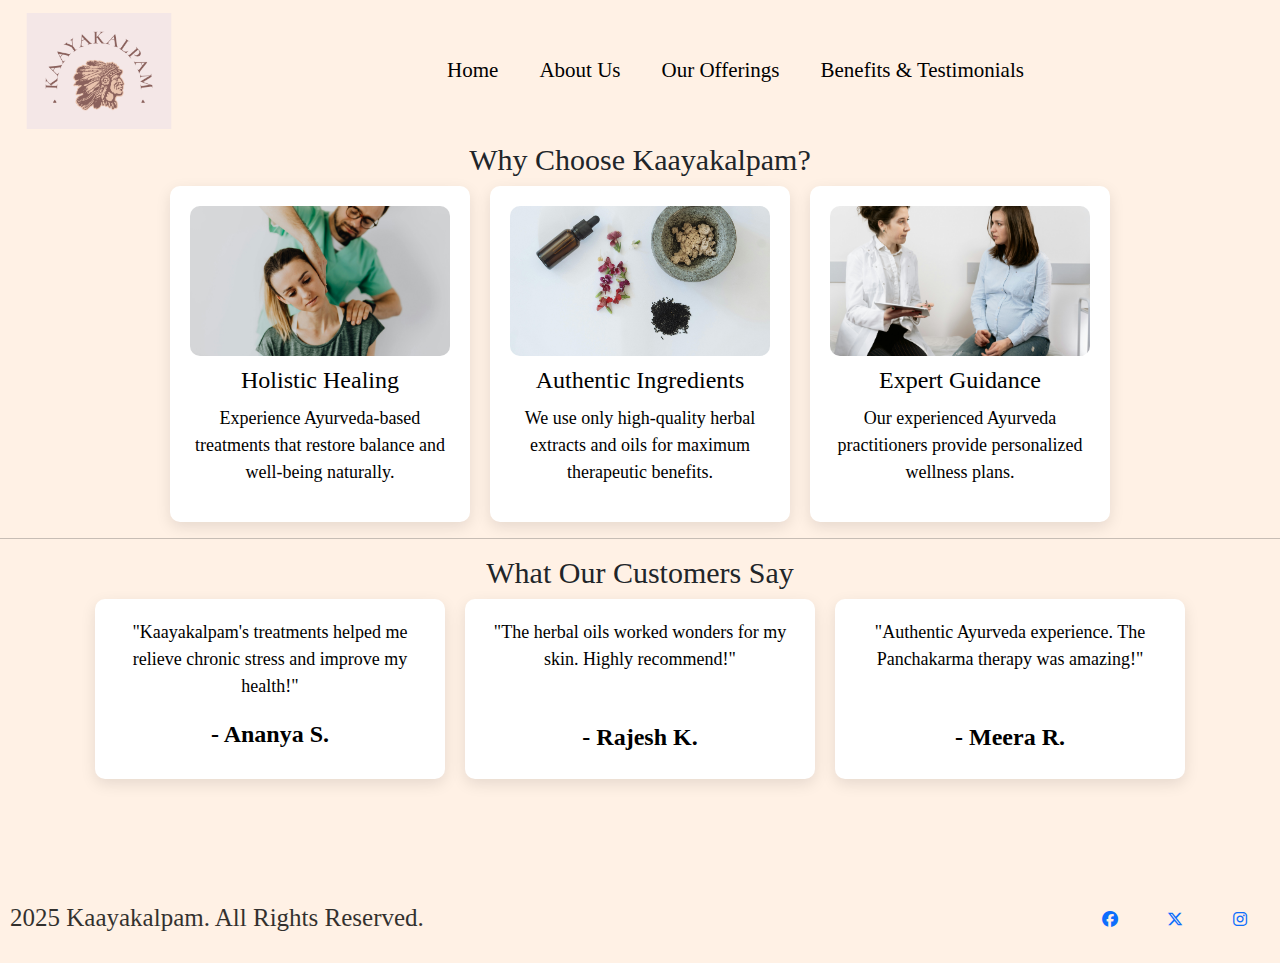
<file: benifits.html>
<!DOCTYPE html>
<html lang="en">
<head>
    <meta charset="UTF-8">
    <meta name="viewport" content="width=device-width, initial-scale=1.0, maximum-scale=1.0, user-scalable=no">
    <link href="https://cdn.jsdelivr.net/npm/bootstrap@5.2.3/dist/css/bootstrap.min.css" rel="stylesheet" />
    <link rel="stylesheet" href="https://cdnjs.cloudflare.com/ajax/libs/font-awesome/6.6.0/css/all.min.css"/>
    
    <link rel="stylesheet" href="kaayakalpam.css">
</head>
<body>
    <div class="container-fluid">
      <header class="main-heading">
        <nav class="navbar navbar-expand-xl">
            <div class="container-fluid">
                <a class="navbar-brand" href="#"><img src="logo-png.png" alt="poswernest" title="poswernest" class="img-fluid-logo"
                    width="150" />
                    
                </a>
              
              <button class="navbar-toggler" type="button" data-bs-toggle="offcanvas" data-bs-target="#navbarSupportedContent" aria-controls="navbarSupportedContent" aria-expanded="false" aria-label="Toggle navigation">
                <span class="navbar-toggler-icon"><i class="fa-solid fa-bars"></i></span>
              </button>
              <div class="offcanvas offcanvas-start" id="navbarSupportedContent">
                <div class="offcanvas-header">
                  <h5 class="offcanvas-title" id="offcanvasExampleLabel">KAAYAKALPAM </h5>
                  <button type="button" class="btn-close text-reset" data-bs-dismiss="offcanvas" aria-label="Close"></button>
                </div>
                <div class="offcanvas-body">
                <ul class="navbar-nav mx-lg-auto mb-2 mb-lg-0">
                  <li class="nav-item">
                    <a class="nav-link" href="index.html">Home</a>
                  </li>
                  <li class="nav-item">
                    <a class="nav-link" href="kaayakalpamabout.html">About Us</a>
                  </li>
                  <li class="nav-item">
                    <a class="nav-link" href="ouroffering.html">Our Offerings</a>
                  </li>
                  <li class="nav-item">
                    <a class="nav-link" href="benifits.html">Benefits & Testimonials</a>
                  </li>
                 
                </ul>
                
            
  
                </div>
                
  
              </div>
  
            </div>
          </nav>
    </header>
    </div>
    <section class="benefits-testimonials">
        <h2>Why Choose Kaayakalpam?</h2>
        <div class="benefits-container">
            <div class="benefit-card">
                <img src="aurvedga2.jpg" alt="Natural Healing">
                <h3>Holistic Healing</h3>
                <p>Experience Ayurveda-based treatments that restore balance and well-being naturally.</p>
            </div>
            <div class="benefit-card">
                <img src="pexels-rethaferguson-3621234 (1).jpg" alt="Authentic Ingredients">
                <h3>Authentic Ingredients</h3>
                <p>We use only high-quality herbal extracts and oils for maximum therapeutic benefits.</p>
            </div>
            <div class="benefit-card">
                <img src="pexels-mart-production-7088531.jpg" alt="Expert Consultation">
                <h3>Expert Guidance</h3>
                <p>Our experienced Ayurveda practitioners provide personalized wellness plans.</p>
            </div>
        </div>
        <hr>
    
        <h2>What Our Customers Say</h2>
        <div class="testimonials-container">
            <div class="testimonial-card">
                <p>"Kaayakalpam's treatments helped me relieve chronic stress and improve my health!"</p>
                <h4>- Ananya S.</h4>
            </div>
            <div class="testimonial-card-1">
                <p>"The herbal oils worked wonders for my skin. Highly recommend!"</p>
                <h4>- Rajesh K.</h4>
            </div>
            <div class="testimonial-card-1">
                <p>"Authentic Ayurveda experience. The Panchakarma therapy was amazing!"</p>
                <h4>- Meera R.</h4>
            </div>
        </div>
    </section>
    <footer class="bottom-footer">
        <div class="footer-container-fluid">
      
    
        <div class="footer-bottom">
            <p> 2025 Kaayakalpam. All Rights Reserved.</p>
        </div>
        <div class="footer-social">
            <a href="#"><i class="fa-brands fa-facebook"></i></a>
            <a href="#"><i class="fa-brands fa-x-twitter"></i></a>
            <a href="#"><i class="fa-brands fa-instagram"></i></a>
        </div>
    </footer>
    
  
 

        

  
    <script src="https://cdnjs.cloudflare.com/ajax/libs/jquery/3.7.1/jquery.min.js"></script>
    <script src="https://cdn.jsdelivr.net/npm/bootstrap@5.2.3/dist/js/bootstrap.bundle.min.js"></script>

</body>
</html>
</file>
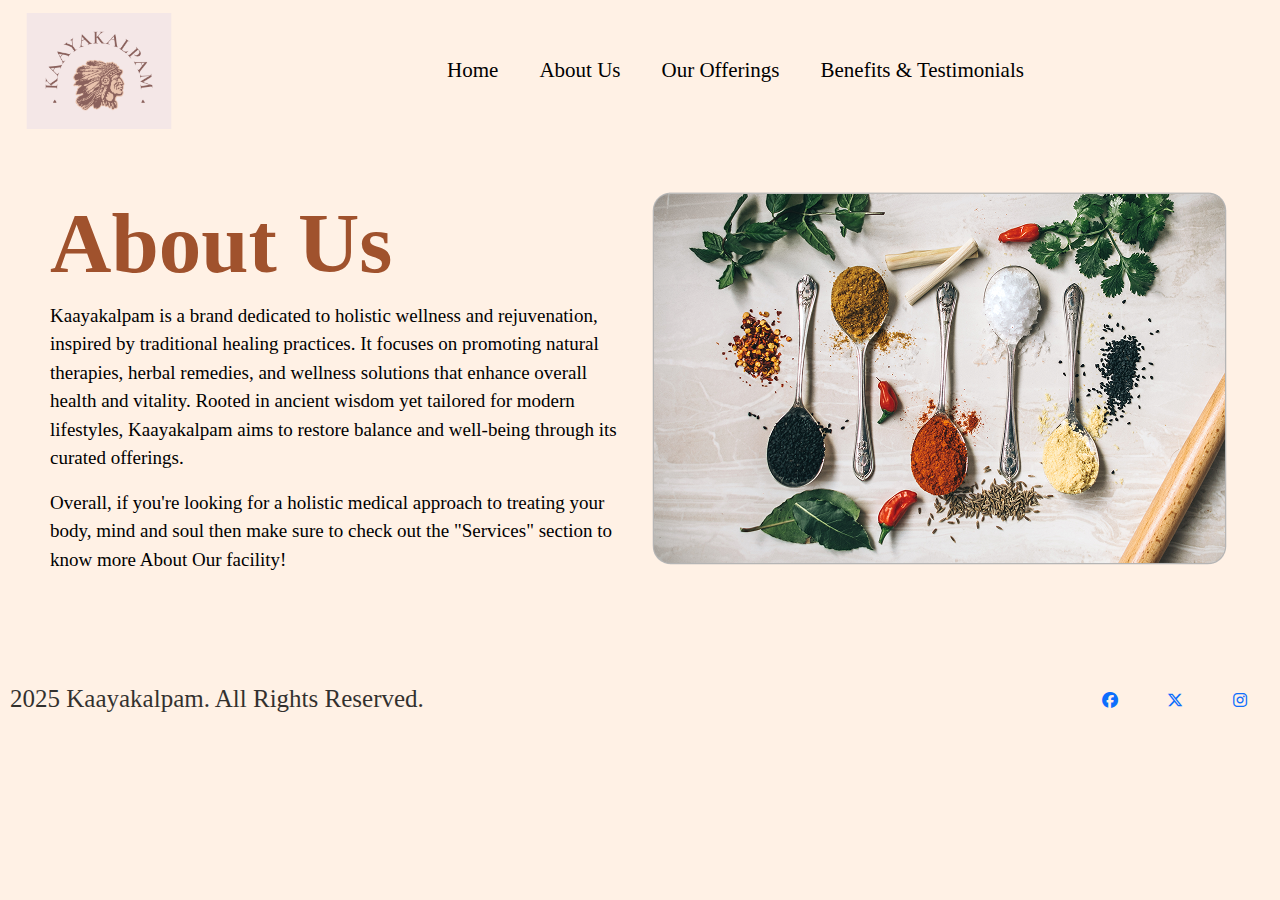
<file: kaayakalpamabout.html>
<!DOCTYPE html>
<html lang="en">
<head>
    <meta charset="UTF-8">
    <meta name="viewport" content="width=device-width, initial-scale=1.0, maximum-scale=1.0, user-scalable=no">
    <link href="https://cdn.jsdelivr.net/npm/bootstrap@5.2.3/dist/css/bootstrap.min.css" rel="stylesheet" />
    <link rel="stylesheet" href="https://cdnjs.cloudflare.com/ajax/libs/font-awesome/6.6.0/css/all.min.css"/>
    
    <link rel="stylesheet" href="kaayakalpam.css">
</head>
<body>
    <div class="container-fluid">
      <header class="main-heading">
        <nav class="navbar navbar-expand-xl">
            <div class="container-fluid">
                <a class="navbar-brand" href="#"><img src="logo-png.png" alt="poswernest" title="poswernest" class="img-fluid-logo"
                    width="150" />
                    
                </a>
              
              <button class="navbar-toggler" type="button" data-bs-toggle="offcanvas" data-bs-target="#navbarSupportedContent" aria-controls="navbarSupportedContent" aria-expanded="false" aria-label="Toggle navigation">
                <span class="navbar-toggler-icon"><i class="fa-solid fa-bars"></i></span>
              </button>
              <div class="offcanvas offcanvas-start" id="navbarSupportedContent">
                <div class="offcanvas-header">
                  <h5 class="offcanvas-title" id="offcanvasExampleLabel">KAAYAKALPAM </h5>
                  <button type="button" class="btn-close text-reset" data-bs-dismiss="offcanvas" aria-label="Close"></button>
                </div>
                <div class="offcanvas-body">
                <ul class="navbar-nav mx-lg-auto mb-2 mb-lg-0">
                  <li class="nav-item">
                    <a class="nav-link" href="index.html">Home</a>
                  </li>
                  <li class="nav-item">
                    <a class="nav-link" href="kaayakalpamabout.html">About Us</a>
                  </li>
                  <li class="nav-item">
                    <a class="nav-link" href="ouroffering.html">Our Offerings</a>
                  </li>
                  <li class="nav-item">
                    <a class="nav-link" href="benifits.html">Benefits & Testimonials</a>
                  </li>
                 
                </ul>
                
            
  
                </div>
                
  
              </div>
  
            </div>
          </nav>
    </header>
    </div>
    <div class="about">
        <div class="container">
            <div class="row">
                <div class="col-6">
       
        <div class="aboutcontent">
        <h1>About Us</h1>
        <p>Kaayakalpam is a brand dedicated to holistic wellness and rejuvenation, inspired by traditional healing practices. It focuses on promoting natural therapies, herbal remedies, and wellness solutions that enhance overall health and vitality. Rooted in ancient wisdom yet tailored for modern lifestyles, Kaayakalpam aims to restore balance and well-being through its curated offerings.</p>
        <p>Overall, if you're looking for a holistic medical approach to treating your body, mind and soul then make sure to check out the "Services" section to know more About Our facility!</p>
    </div>
</div>
<div class="col-6">
    <div class="img-2">
    <img src="Rectangle 4.png" class="img-fluid" alt="">
    </div>

</div>
</div>
   

</div>
        
    </div>
    <footer class="bottom-footer">
        <div class="footer-container-fluid">
      
    
        <div class="footer-bottom">
            <p> 2025 Kaayakalpam. All Rights Reserved.</p>
        </div>
        <div class="footer-social">
            <a href="#"><i class="fa-brands fa-facebook"></i></a>
            <a href="#"><i class="fa-brands fa-x-twitter"></i></a>
            <a href="#"><i class="fa-brands fa-instagram"></i></a>
        </div>
    </footer>

        

  
    <script src="https://cdnjs.cloudflare.com/ajax/libs/jquery/3.7.1/jquery.min.js"></script>
    <script src="https://cdn.jsdelivr.net/npm/bootstrap@5.2.3/dist/js/bootstrap.bundle.min.js"></script>

</body>
</html>
</file>
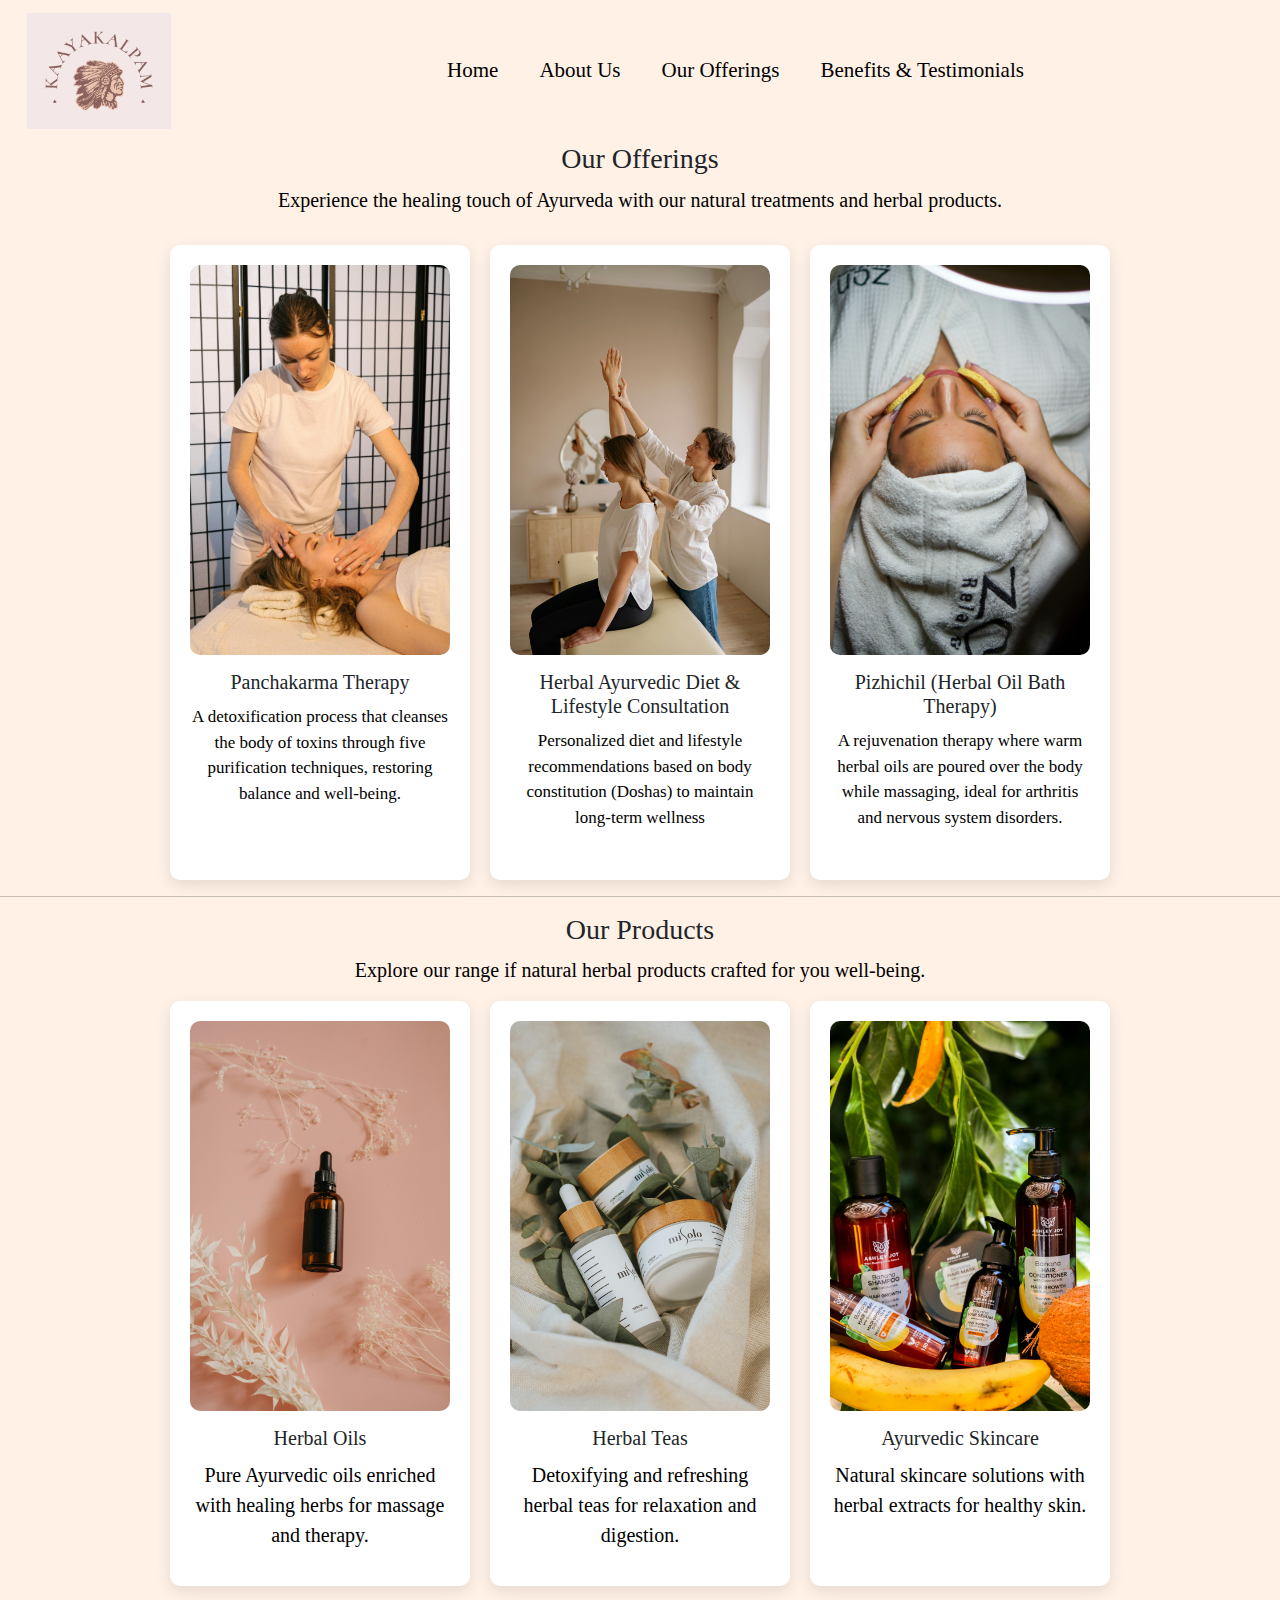
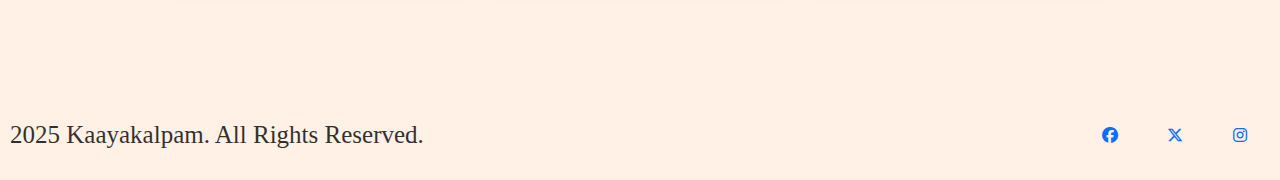
<file: ouroffering.html>
<!DOCTYPE html>
<html lang="en">
<head>
    <meta charset="UTF-8">
    <meta name="viewport" content="width=device-width, initial-scale=1.0, maximum-scale=1.0, user-scalable=no">
    <link href="https://cdn.jsdelivr.net/npm/bootstrap@5.2.3/dist/css/bootstrap.min.css" rel="stylesheet" />
    <link rel="stylesheet" href="https://cdnjs.cloudflare.com/ajax/libs/font-awesome/6.6.0/css/all.min.css"/>
    
    
    <link rel="stylesheet" href="kaayakalpam.css">
</head>
<body>
    <div class="container-fluid">
      <header class="main-heading">
        <nav class="navbar navbar-expand-xl">
            <div class="container-fluid">
                <a class="navbar-brand" href="#"><img src="logo-png.png" alt="poswernest" title="poswernest" class="img-fluid-logo"
                    width="150" />
                    
                </a>
              
              <button class="navbar-toggler" type="button" data-bs-toggle="offcanvas" data-bs-target="#navbarSupportedContent" aria-controls="navbarSupportedContent" aria-expanded="false" aria-label="Toggle navigation">
                <span class="navbar-toggler-icon"><i class="fa-solid fa-bars"></i></span>
              </button>
              <div class="offcanvas offcanvas-start" id="navbarSupportedContent">
                <div class="offcanvas-header">
                  <h5 class="offcanvas-title" id="offcanvasExampleLabel">KAAYAKALPAM </h5>
                  <button type="button" class="btn-close text-reset" data-bs-dismiss="offcanvas" aria-label="Close"></button>
                </div>
                <div class="offcanvas-body">
                <ul class="navbar-nav mx-lg-auto mb-2 mb-lg-0">
                  <li class="nav-item">
                    <a class="nav-link" href="index.html">Home</a>
                  </li>
                  <li class="nav-item">
                    <a class="nav-link" href="kaayakalpamabout.html">About Us</a>
                  </li>
                  <li class="nav-item">
                    <a class="nav-link" href="ouroffering.html">Our Offerings</a>
                  </li>
                  <li class="nav-item">
                    <a class="nav-link" href="benifits.html">Benefits & Testimonials</a>
                  </li>
                 
                </ul>
                
            
  
                </div>
                
  
              </div>
  
            </div>
          </nav>
    </header>
    </div>
   
    <div class="page-2">
        
       <section class="offerings">
        <h2>Our Offerings</h2>
        <p>Experience the healing touch of Ayurveda with our natural treatments and herbal products.</p>

        <div class="offerings-container">
            <div class="offering-card">
                <img src="aurvedga1 (1).jpg" alt="Ayurveda Treatments">
                <h3>Panchakarma Therapy</h3>
                <p>A detoxification process that cleanses the body of toxins through five purification techniques, restoring balance and well-being.</p>
            </div>

            <div class="offering-card">
                <img src="pexels-yankrukov-5793697.jpg" alt="Herbal Products">
                <h3>Herbal Ayurvedic Diet & Lifestyle Consultation</h3>
                <p>Personalized diet and lifestyle recommendations based on body constitution (Doshas) to maintain long-term wellness</p>
            </div>

            <div class="offering-card">
                <img src="aurvedga3.jpg" alt="Wellness Consultation">
                <h3>Pizhichil (Herbal Oil Bath Therapy)</h3>
                <p>A rejuvenation therapy where warm herbal oils are poured over the body while massaging, ideal for arthritis and nervous system disorders.</p>
            </div>

        </div>
        


    </section> 
    <hr>
    <section class="products">
        <h2>Our Products</h2>
            <p> Explore our range if natural herbal products crafted for you well-being.</p>
        <div class="product-container">
            <div class="offering-card">
                <img src="pexels-alesiakozik-7797527.jpg" alt="Herbal Oils">
                <h3>Herbal Oils</h3>
                <p>Pure Ayurvedic oils enriched with healing herbs for massage and therapy.</p>
            </div>
            <div class="offering-card">
                <img src="cream.jpg" alt="Herbal Teas">
                <h3>Herbal Teas</h3>
                <p>Detoxifying and refreshing herbal teas for relaxation and digestion.</p>
            </div>

            <div class="offering-card">
                <img src="hairl oil.jpg" alt="Skincare Products">
                <h3>Ayurvedic Skincare</h3>
                <p>Natural skincare solutions with herbal extracts for healthy skin.</p>
            </div>


        </div>

    </section> 
    </div>
    <footer class="bottom-footer">
        <div class="footer-container-fluid">
      
    
        <div class="footer-bottom">
            <p> 2025 Kaayakalpam. All Rights Reserved.</p>
        </div>
        <div class="footer-social">
            <a href="#"><i class="fa-brands fa-facebook"></i></a>
            <a href="#"><i class="fa-brands fa-x-twitter"></i></a>
            <a href="#"><i class="fa-brands fa-instagram"></i></a>
        </div>
    </footer>
    

    

        

  
    <script src="https://cdnjs.cloudflare.com/ajax/libs/jquery/3.7.1/jquery.min.js"></script>
    <script src="https://cdn.jsdelivr.net/npm/bootstrap@5.2.3/dist/js/bootstrap.bundle.min.js"></script>

</body>
</html>
</file>
<file: kaayakalpam.css>
/* navbar */
.navbar{
    background: #FFF1E5;
    display: flex;
    justify-content: space-between;
    align-items: center;
   
}

.nav-link{
    color: black;
    font-family: Poppins;
    font-size: 21px;
    
  
}


.nav-item{
    padding-left: 25px;
}
/* contact */
.contact-modal {
    display: none; /* Default: Hidden */
    position: fixed;
    z-index: 1000;
    left: 0;
    top: 0;
    width: 100%;
    height: 100%;
    background-color: rgba(0, 0, 0, 0.5);
    display: flex;
    justify-content: center;
    align-items: center;
}

.contact-modal-content {
    background: #FFF1E5;
    padding: 20px;
    border-radius: 8px;
    width: 350px;
   
    text-align: center;
    box-shadow: 0px 0px 10px rgba(0, 0, 0, 0.1);
    position: relative;
}
.contact-modal-content h2{
    font-family: Poppins;
}

.contact-modal input, .contact-modal textarea {
    width: 100%;
    padding: 10px;
    margin: 10px 0;
    border: 1px solid #ccc;
    border-radius: 5px;
}

.contact-modal button {
    width: 100%;
    padding: 10px;
    background-color: #A0522D;
    color: white;
    border: none;
    border-radius: 5px;
    cursor: pointer;
}



.close-btn {
    position: absolute;
    top: 10px;
    right: 15px;
    font-size: 24px;
    cursor: pointer;
}




/* Body Styles */
.main-page{
    position: relative;
    min-height: 100vh;
    
  
    display: flex;
    flex-direction: column;
    align-items: center;
    justify-content: center;
    text-align: left;
}
.main-content{
    flex: 1;
}
/*  
offcanvas */
.offcanvas{
    background-color: #FFF1E5;

}
.offcanvas-header{
    background-color: #A0522D;
}
.offcanvas-title {
    font-family: Poppins;
    font-size: 20px;
    color: white;
}

/* Background Image Layer */
.background {
    position: absolute;
    top: 0;
    left: 0;
    width: 100%;
    height: 100%;
    background-color: #FFF1E5;
    /* background-image: url('Rectangle\ 2.jpg'); 
    background-size: cover;
    background-position: center;
    opacity: 0.8; */
    z-index: -1;
}

/* Content Container */
.container {
    position: relative;
    display: flex;
    align-items: center;
    max-width: 1350px;
    padding: 50px;
}

/* Text Content */
.content {
    max-width: 50%;
}

.content h1 {
    font-size: 2.5rem;
    font-weight: bold;
    color: #333;
    font-family: Poppins;
}

 .content h1 span {
    color: #A0522D;
}

.content p {
 font-family: Poppins;
 font-size: 25px;
 padding-top: 10px;
}
/* Image Collage */
.image-container {
    position: relative;
    max-width: 100%;
    padding-left: 50px;
}

.collage {
    width: 100%;
    max-width: 500px;
    
}


/* Buttons */
.more-info {
    background: #A0522D;
    color: white;
    padding: 10px 20px;
    border: none;
    border-radius: 20px;
    cursor: pointer;
    margin-top: 10px;
    font-family: Poppins;
    font-size: 20px;
}

.aboutcontent h1{
   
    font-weight: 700;
    font-size: 85px;
    color: #A0522D;
    font-family: Poppins;
}
.aboutcontent p{
    font-family: Poppins;
font-weight: 400;
font-size: 19px;

color:  #000
}
body{
    background-color: #FFF1E5;
}




.offerings h2 {
    font-size: 28px;
    margin-bottom: 10px;
    font-family: Poppins;
    text-align: center;
   

}

.offerings p {
    font-size: 20px;
    color: black;
    margin-bottom: 30px;
    font-family: Poppins;
    text-align: center;
}

/* Offerings Grid */
.offerings-container {
    display: flex;
    justify-content: center;
    gap: 20px;
    flex-wrap: wrap;
    
}

/* Offering Card */
.offering-card {
    background: white;
    padding: 20px;
  
   

    border-radius: 10px;
    box-shadow: 0px 5px 15px rgba(0, 0, 0, 0.1);
    text-align: center;
    max-width: 300px;
    transition: transform 0.3s ease;
    min-height: 100%;
}

.offering-card img {
   
   object-fit: cover;
    width: 100%;
    border-radius: 10px;
}

.offering-card h3 {
    font-size: 20px;
    margin: 15px 0 10px;
    font-family: Poppins;
}

.offering-card p {
    font-size: 17px;
    color: black;
    font-family: Poppins;
}

/* Hover Effect */
.offering-card:hover {
    transform: translateY(-5px);
}

/* Offerings Grid */
.product-container {
    display: flex;
    justify-content: center;
    gap: 20px;
    flex-wrap: wrap;
}
.products h2{
    font-family: Poppins;
    font-size: 28px;
    text-align: center;

}
.products p{
    font-size: 20px;
    font-family: Poppins;
    color: #000;
    text-align: center;

}

/* Offering Card */



/* Hover Effect */
.offering-card:hover {
    transform: translateY(-5px);
}
/* form */
/* footer */
.bottom-footer {
   padding-top: 20px;
   width: 100%;
   
   
   
    
   
    position: relative;
    bottom: 0px;
   
    text-align: center;
  
}

.footer-container-fluid {
    display: flex;
    flex-wrap: wrap;
    justify-content: space-between;
    align-items: center;
   
    padding: 10px;
}

.footer-logo h3 {
    font-size: 22px;
    font-weight: 600;
    color: black;
}





.footer-social i {
    width: 50px;
    height: 24px;
    margin: 0 5px;
    transition: transform 0.3s;
   
}

.footer-social a:hover img {
    transform: scale(1.1);
}

.footer-bottom {
    margin-top: 10px;
    font-size: 14px;
    opacity: 0.8;
}
.footer-bottom p{
    color: black;
    font-family: Poppins;
    font-size: 25px;
}
.page-2{
    margin-bottom: 90px;
}
/* benifits */
.benefits-testimonials {
    text-align: center;
 
     /* Light, calming background */
}
.benefits-testimonials h2{
    font-family: Poppins;
    font-size: 30px

}
.benefits-container, .testimonials-container {
    display: flex;
    justify-content: center;
    gap: 20px;
    flex-wrap: wrap;
}

.benefit-card, .testimonial-card {
    background: white;
    padding: 20px;
    border-radius: 10px;
    box-shadow: 0px 5px 15px rgba(0, 0, 0, 0.1);
    text-align: center;
    max-width: 300px;
    transition: transform 0.3s ease;
}
.benefit-card, .testimonial-card-1 {
    background: white;
    padding: 20px;
    border-radius: 10px;
    box-shadow: 0px 5px 15px rgba(0, 0, 0, 0.1);
    text-align: center;
    max-width: 300px;
    transition: transform 0.3s ease;
}

.benefit-card img {
    width: 100%;
    height: 150px;
    object-fit: cover;
    border-radius: 10px;
}

.benefit-card h3 {
    font-size: 24px;
    margin: 10px 0;
    font-family: Poppins;
    color: #000;
}

.benefit-card p, .testimonial-card p {
    font-size: 18px;
    
    font-family: Poppins;
    color: #000;
}
.testimonials-container{
    margin-bottom: 80px;
}
.benefit-card p, .testimonial-card-1 p {
    font-size: 18px;
    
    font-family: Poppins;
    color: #000;
}

.testimonial-card {
    
    max-width: 350px;
}
.testimonial-card-1{

    max-width: 350px;
}


.testimonial-card-1 h4 {
    margin-top: 50px;
    font-size: 24px;
    color: black;
    font-weight: bold;
    font-family: Poppins;
}

.testimonial-card h4 {
    margin-top: 20px;
    font-size: 24px;
    color: black;
    font-weight: bold;
    font-family: Poppins;
}

/* Hover Effect */
.benefit-card:hover,.testimonial-card-1:hover,.testimonial-card:hover{
    transform: translateY(-5px);
}
/* form */
/* Contact Form Styles */
@media (max-width: 768px) {
    .contact-modal-content {
        width: 90%; /* Make form take more space on smaller screens */
        padding: 15px;
        height: 50%;
    }

    .contact-modal h2 {
        font-size: 20px;
    }

    .contact-modal input, 
    .contact-modal textarea {
        font-size: 14px; /* Smaller text for better readability */
        padding: 8px;
    }

    .contact-modal button {
        font-size: 16px;
        padding: 10px;
    }

    .close-btn {
        font-size: 20px;
        top: 5px;
        right: 10px;
    }
}

/* For very small screens (mobile devices under 480px) */
@media (max-width: 480px) {
    .contact-modal-content {
        width: 95%;
        padding: 10px;
    }

    .contact-modal h2 {
        font-size: 18px;
    }

    .contact-modal input, 
    .contact-modal textarea {
        font-size: 12px;
        padding: 6px;
    }

    .contact-modal button {
        font-size: 14px;
        padding: 8px;
    }

    .close-btn {
        font-size: 18px;
        top: 5px;
        right: 8px;
    }
}

/* responsive design */
/* General Mobile-Friendly Adjustments */
@media (max-width: 1200px) {
    .container {
        max-width: 90%;
    }
    .offering-card {
        max-width: 270px;
    }
}

@media (max-width: 992px) {
    /* Adjust Navbar */
    .navbar-nav {
        text-align: center;
    }
    
    /* Reduce Padding */
    .offering-card {
        max-width: 250px;
        padding: 15px;
    }
}

/* Tablets & Small Screens */
@media (max-width: 768px) {
    .container {
        flex-direction: column;
        text-align: center;
    }
    .content{
        max-width: 100%;
    }

    .image-container {
        display: flex;
        justify-content: center;
        margin-top: 20px;
        margin-left: -40px;
    }

    .image-container img {
        max-width: 80%;
    }

    .footer-container-fluid {
        flex-direction: column;
        text-align: center;
    }

    .footer-social {
        margin-top: 10px;
    }

    .offering-card {
        max-width: 100%;
    }
}

/* Smartphones */
@media (max-width: 576px) {
    .content h1 {
        font-size: 24px;
    }
    .content{
        max-width: 100%;
    }

    .content p {
        font-size: 16px;
    }

    .more-info {
        font-size: 14px;
        padding: 8px 16px;
    }

    .image-container img {
        max-width: 90%;
        margin-left: -35px;
    }

    .offering-card {
        max-width: 100%;
    }

    .bottom-footer {
        font-size: 14px;
        padding: 15px;
    }
}
/* aboutpage */
@media (max-width: 992px) {
   .img-2{
    margin-top: 152px;
   }
}
@media (max-width: 768px) {
    .aboutcontent{
        margin-left: -61px;
    }
    .img-2{
        margin-top: 86px;
       }
    .aboutcontent h1 {
        font-size: 28px;
    }

    .aboutcontent p {
        font-size: 16px;
    }

    .img-2 img {
        max-width: 90%;
    }
}
/* screen size 576 */
@media (max-width: 576px) {
    .row {
        display: flex;
        flex-direction: column; /* Ensures content comes first, then image */
        align-items: center; /* Centers content */
        text-align: center;
    }

    .col-6 {
        width: 100%; /* Makes both columns take full width */
    }

    .img-2 img {
        max-width: 100%;
        height: auto;
    }

    .aboutcontent {
        margin-bottom: -65px;
        margin-left: auto; /* Adds spacing between content and image */
    }
}

/* Small Mobile Screens (Max width: 480px) */

@media (max-width: 480px) {
    .img-2{
        margin-top: 75px;
        
       
       }
    .aboutcontent h1 {
        font-size: 24px;
    }

    .aboutcontent p {
        font-size: 14px;
    }

    .img-2 img {
        max-width: 100%;
    }
}
/* ouroffering */
/* Tablets (Max width: 991px) */
@media (max-width: 991px) {
    .offering-card {
        width: 45%;
    }
}

/* Mobile Devices (Max width: 768px) */
@media (max-width: 768px) {
    .products h2{
        text-align: center;

    }
    .products p{
        text-align: center;

    }
    .offerings h2{
        text-align: center;
    }
    .offerings p{
        text-align: center;
    }
    .offering-card {
        width: 50%;
    }

    h2 {
        font-size: 28px;
    }

    p {
        font-size: 16px;
    }
}

/* Small Mobile Screens (Max width: 480px) */
@media (max-width: 480px) {
    h2 {
        font-size: 24px;
    }

    p {
        font-size: 14px;
    }

    .offering-card {
        width: 80%;
        padding: 15px;
    }

    .offering-card img {
        height: 200px;
    }
}
/* lastpage */
@media (max-width: 991px) {
    .benefit-card, .testimonial-card, .testimonial-card-1 {
        width: 45%;
    }
}

/* Mobile Devices (Max width: 768px) */
@media (max-width: 991px) {
    .benefit-card, .testimonial-card, .testimonial-card-1 {
        width: 45%;
    }
}

/* Mobile Devices (Max width: 768px) */
@media (max-width: 768px) {
    .benefit-card, .testimonial-card, .testimonial-card-1 {
        width: 100%;
    }

    h2 {
        font-size: 28px;
    }

    p {
        font-size: 16px;
    }
}

/* Small Mobile Screens (Max width: 480px) */
@media (max-width: 480px) {
    h2 {
        font-size: 24px;
    }

    p {
        font-size: 14px;
    }

    .benefit-card, .testimonial-card, .testimonial-card-1 {
        width: 100%;
        padding: 15px;
    }

    .benefit-card img {
        height: 200px;
    }
}
</file>
